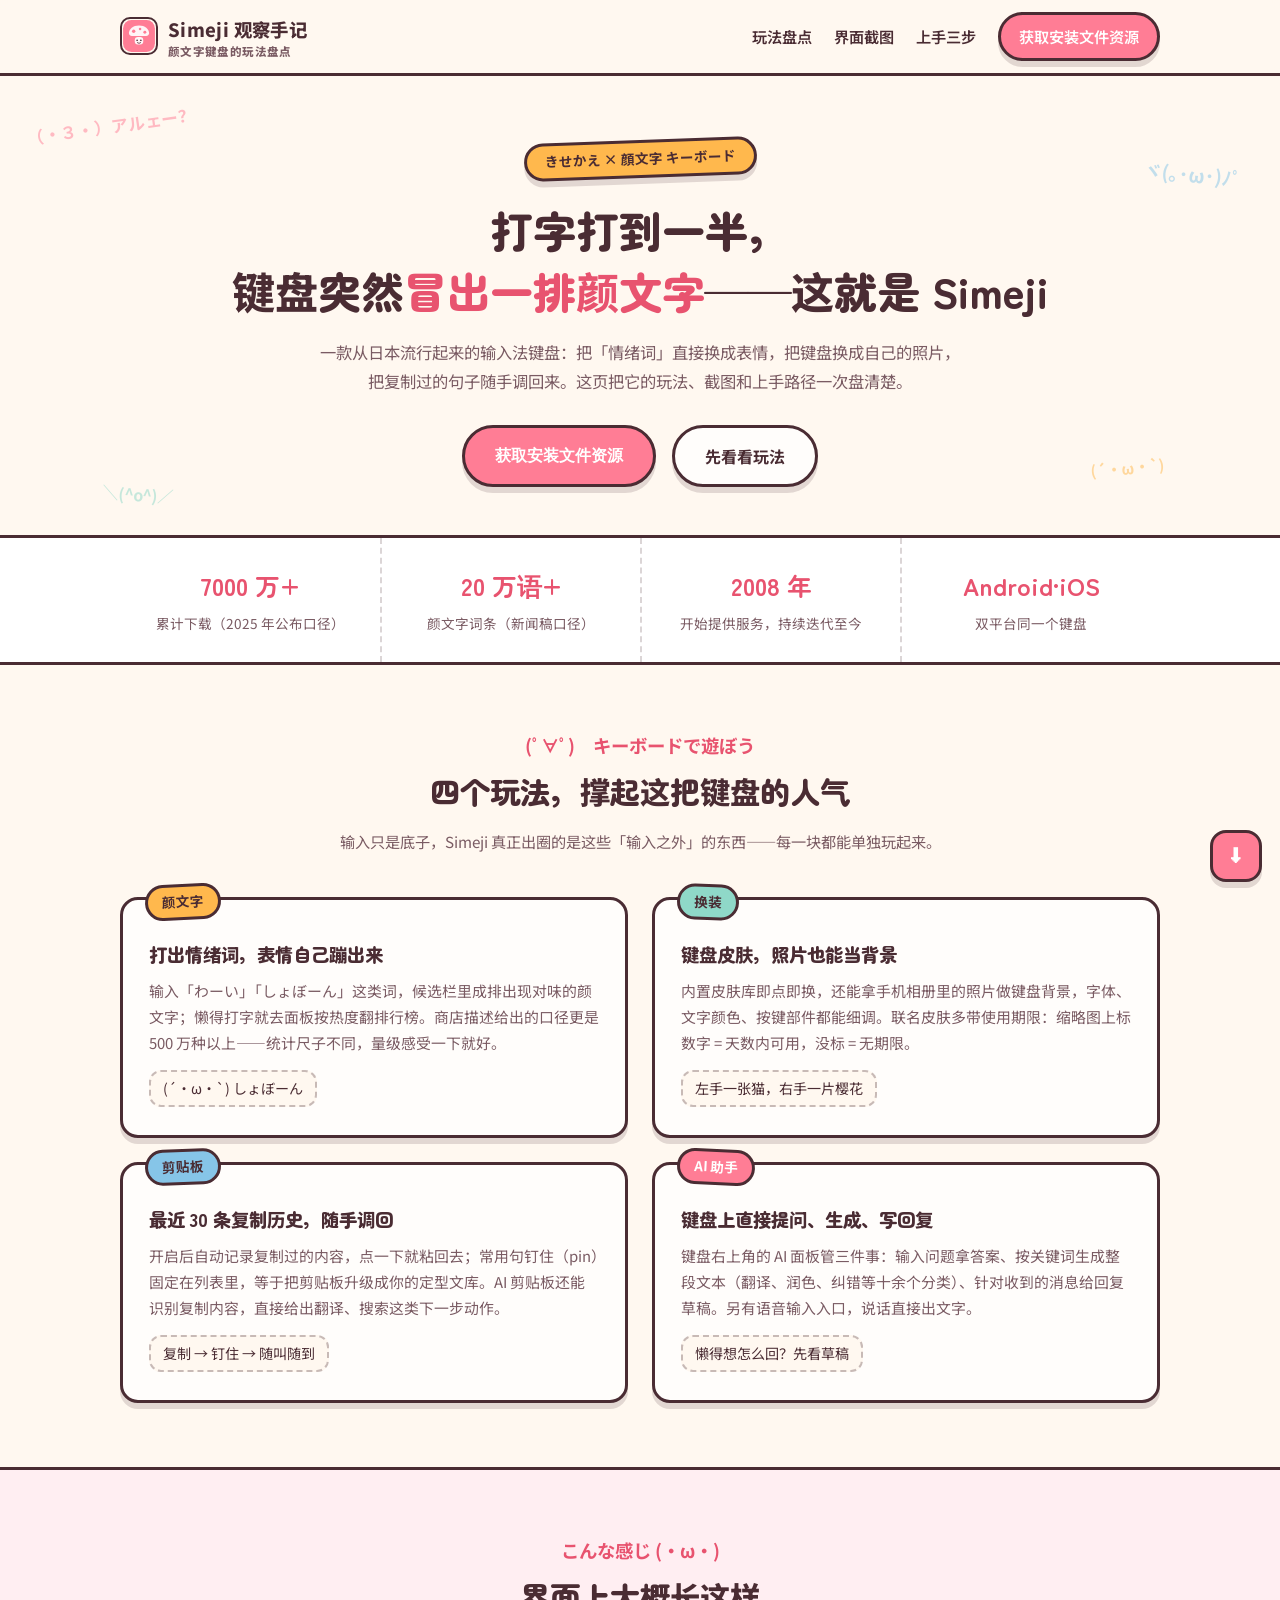
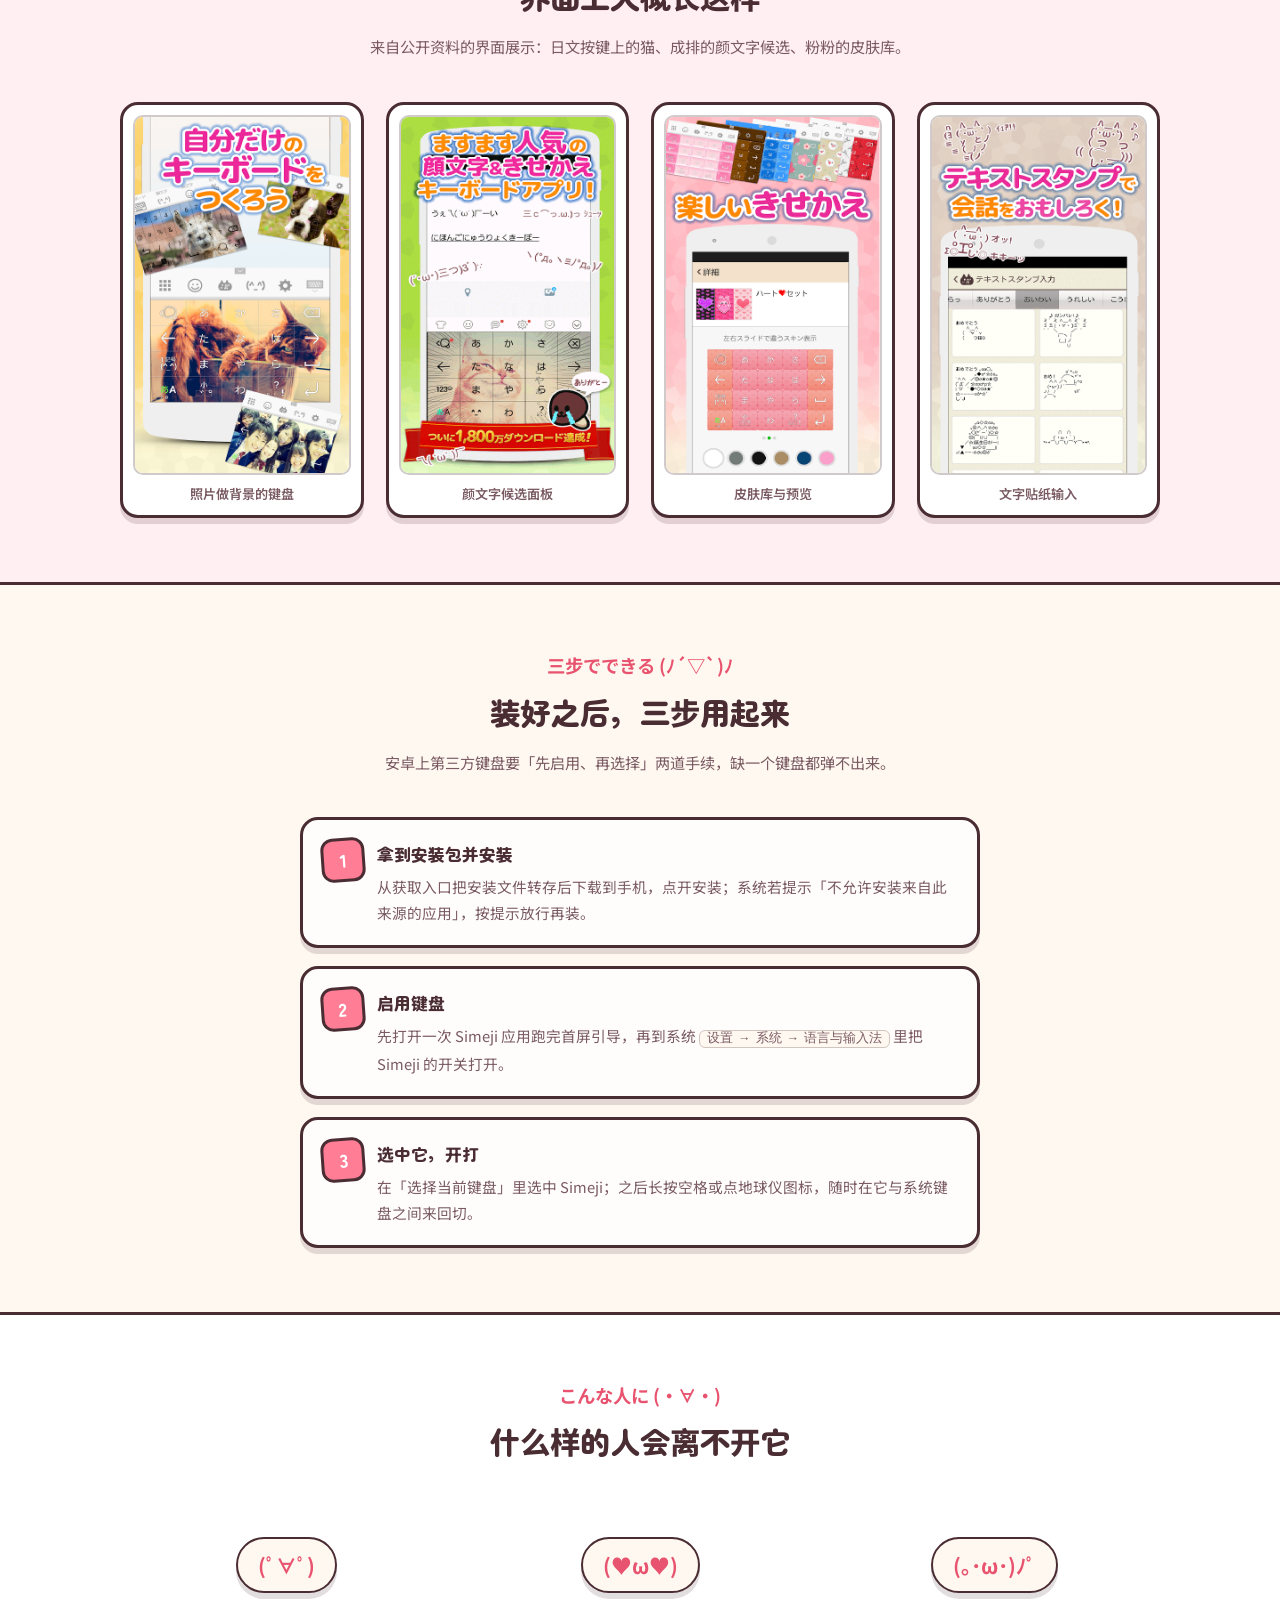
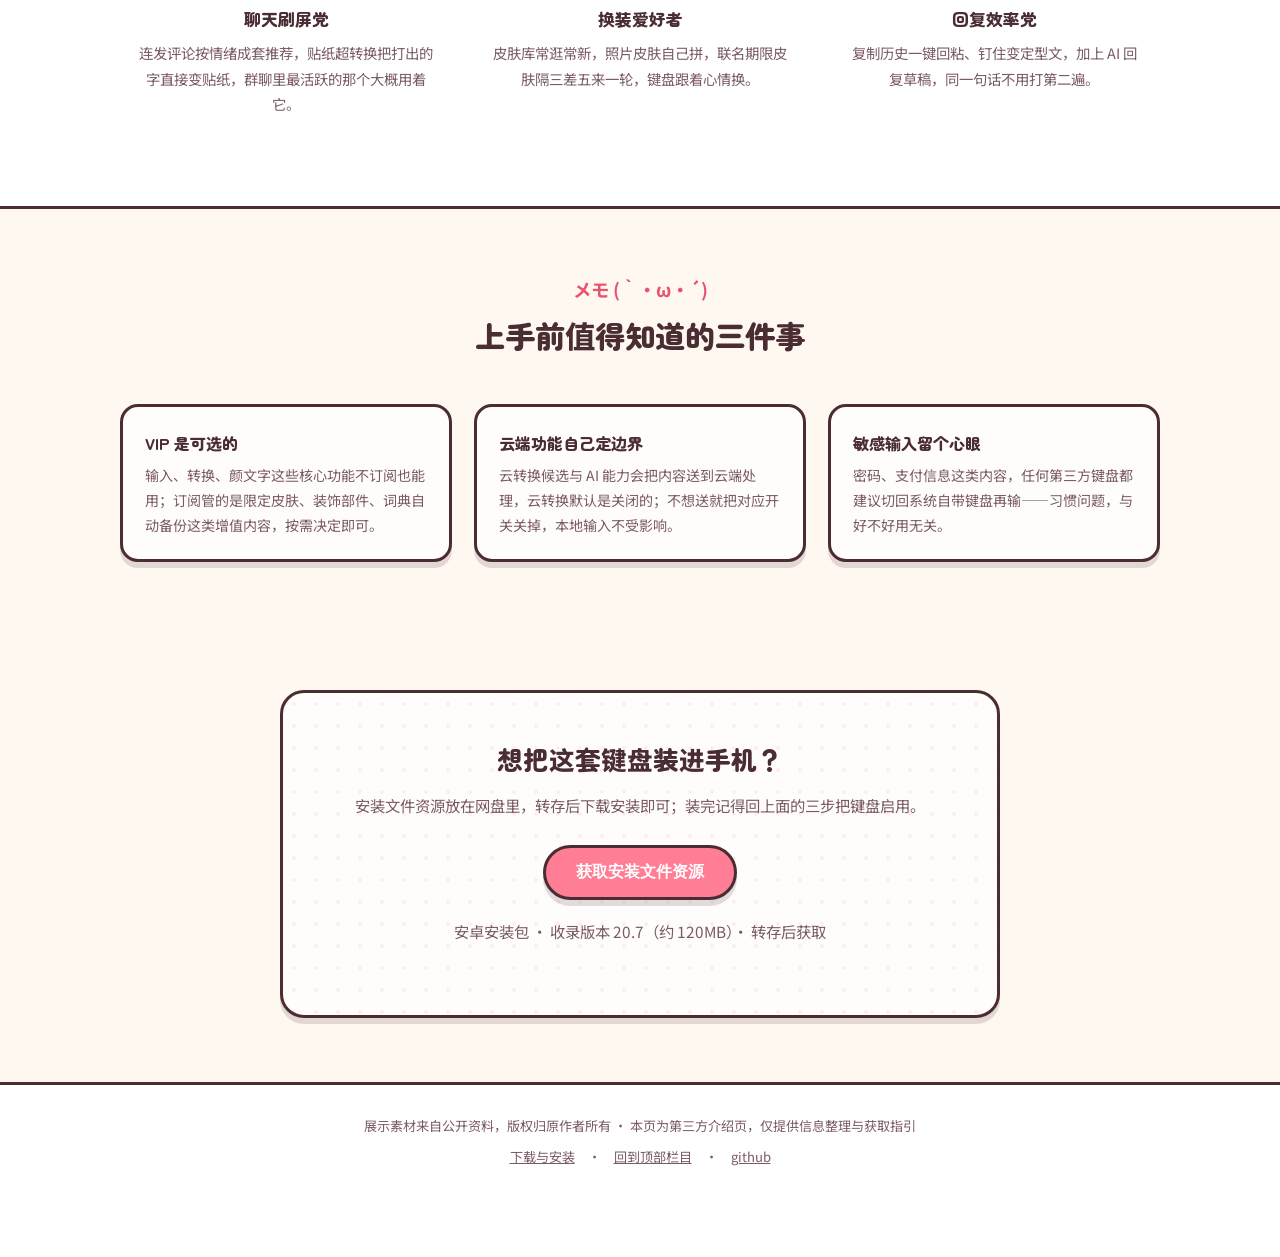
<file: index.html>
<!DOCTYPE html>
<html lang="zh-CN">
<head>
<meta charset="UTF-8">
<meta name="viewport" content="width=device-width, initial-scale=1.0">
<title>Simeji 是款什么键盘？颜文字、换装、剪贴板玩法一次看明白</title>
<meta name="description" content="Simeji 是一款在日本流行的颜文字键盘应用：打出情绪词就蹦表情、照片能当键盘背景、剪贴板自动记 30 条历史。这里用一页盘点它的玩法与上手路径，并附安装文件资源的获取入口。">
<link rel="icon" type="image/svg+xml" href="/assets/img/favicon.svg">
<link rel="preconnect" href="https://fonts.googleapis.com">
<link rel="preconnect" href="https://fonts.gstatic.com" crossorigin>
<link href="https://fonts.googleapis.com/css2?family=Zen+Maru+Gothic:wght@500;700;800&family=Noto+Sans+SC:wght@400;600;700;800&display=swap" rel="stylesheet">
<link rel="stylesheet" href="/assets/css/style.css">
</head>
<body>

<header class="site-header">
  <div class="header-inner">
    <a class="brand" href="/">
      <img src="/assets/img/favicon.svg" alt="Simeji 介绍站标识" width="38" height="38">
      <span class="name">Simeji 观察手记<span class="tag">颜文字键盘的玩法盘点</span></span>
    </a>
    <button class="nav-toggle" aria-label="展开菜单" aria-expanded="false">☰</button>
    <nav class="main-nav">
      <a href="#features">玩法盘点</a>
      <a href="#shots">界面截图</a>
      <a href="#steps">上手三步</a>
      <a class="nav-cta" href="/download.html">获取安装文件资源</a>
    </nav>
  </div>
</header>

<section class="hero">
  <span class="kaomoji-float k1">（・３・）アルェー？</span>
  <span class="kaomoji-float k2">ヾ(｡･ω･)ﾉﾟ</span>
  <span class="kaomoji-float k3">＼(^o^)／</span>
  <span class="kaomoji-float k4">(´・ω・`)</span>
  <div class="wrap">
    <span class="hero-badge">きせかえ × 顔文字 キーボード</span>
    <h1>打字打到一半，<br>键盘突然<span class="hl">冒出一排颜文字</span>——这就是 Simeji</h1>
    <p class="lead">一款从日本流行起来的输入法键盘：把「情绪词」直接换成表情，把键盘换成自己的照片，把复制过的句子随手调回来。这页把它的玩法、截图和上手路径一次盘清楚。</p>
    <div class="hero-actions">
      <button class="btn btn-primary" data-link="download">获取安装文件资源</button>
      <a class="btn btn-ghost" href="#features">先看看玩法</a>
    </div>
  </div>
</section>

<div class="stats">
  <div class="wrap stats-grid">
    <div class="stat"><b>7000 万+</b><span>累计下载（2025 年公布口径）</span></div>
    <div class="stat"><b>20 万语+</b><span>颜文字词条（新闻稿口径）</span></div>
    <div class="stat"><b>2008 年</b><span>开始提供服务，持续迭代至今</span></div>
    <div class="stat"><b>Android·iOS</b><span>双平台同一个键盘</span></div>
  </div>
</div>

<section class="block" id="features">
  <div class="wrap">
    <div class="block-head reveal">
      <span class="kao">(ﾟ∀ﾟ)　キーボードで遊ぼう</span>
      <h2>四个玩法，撑起这把键盘的人气</h2>
      <p>输入只是底子，Simeji 真正出圈的是这些「输入之外」的东西——每一块都能单独玩起来。</p>
    </div>
    <div class="feature-grid">
      <article class="feature-card reveal">
        <span class="emoji-seal">颜文字</span>
        <h3>打出情绪词，表情自己蹦出来</h3>
        <p>输入「わーい」「しょぼーん」这类词，候选栏里成排出现对味的颜文字；懒得打字就去面板按热度翻排行榜。商店描述给出的口径更是 500 万种以上——统计尺子不同，量级感受一下就好。</p>
        <span class="face">(´・ω・`) しょぼーん</span>
      </article>
      <article class="feature-card reveal">
        <span class="emoji-seal">换装</span>
        <h3>键盘皮肤，照片也能当背景</h3>
        <p>内置皮肤库即点即换，还能拿手机相册里的照片做键盘背景，字体、文字颜色、按键部件都能细调。联名皮肤多带使用期限：缩略图上标数字 = 天数内可用，没标 = 无期限。</p>
        <span class="face">左手一张猫，右手一片樱花</span>
      </article>
      <article class="feature-card reveal">
        <span class="emoji-seal">剪贴板</span>
        <h3>最近 30 条复制历史，随手调回</h3>
        <p>开启后自动记录复制过的内容，点一下就粘回去；常用句钉住（pin）固定在列表里，等于把剪贴板升级成你的定型文库。AI 剪贴板还能识别复制内容，直接给出翻译、搜索这类下一步动作。</p>
        <span class="face">复制 → 钉住 → 随叫随到</span>
      </article>
      <article class="feature-card reveal">
        <span class="emoji-seal">AI 助手</span>
        <h3>键盘上直接提问、生成、写回复</h3>
        <p>键盘右上角的 AI 面板管三件事：输入问题拿答案、按关键词生成整段文本（翻译、润色、纠错等十余个分类）、针对收到的消息给回复草稿。另有语音输入入口，说话直接出文字。</p>
        <span class="face">懒得想怎么回？先看草稿</span>
      </article>
    </div>
  </div>
</section>

<section class="shots block" id="shots">
  <div class="wrap">
    <div class="block-head reveal">
      <span class="kao">こんな感じ (・ω・)</span>
      <h2>界面上大概长这样</h2>
      <p>来自公开资料的界面展示：日文按键上的猫、成排的颜文字候选、粉粉的皮肤库。</p>
    </div>
    <div class="shots-grid">
      <figure class="shot-card reveal">
        <img src="/assets/img/shot-keyboard.jpg" alt="Simeji 键盘界面与照片背景皮肤" width="480" height="800" loading="lazy">
        <figcaption>照片做背景的键盘</figcaption>
      </figure>
      <figure class="shot-card reveal">
        <img src="/assets/img/shot-kaomoji.jpg" alt="Simeji 颜文字候选与表情面板" width="480" height="800" loading="lazy">
        <figcaption>颜文字候选面板</figcaption>
      </figure>
      <figure class="shot-card reveal">
        <img src="/assets/img/shot-skin.jpg" alt="Simeji 皮肤库与换装预览" width="480" height="800" loading="lazy">
        <figcaption>皮肤库与预览</figcaption>
      </figure>
      <figure class="shot-card reveal">
        <img src="/assets/img/shot-stamp.jpg" alt="Simeji 文字贴纸与颜文字分类" width="480" height="800" loading="lazy">
        <figcaption>文字贴纸输入</figcaption>
      </figure>
    </div>
  </div>
</section>

<section class="block" id="steps">
  <div class="wrap">
    <div class="block-head reveal">
      <span class="kao">三步でできる (ﾉ´▽`)ﾉ</span>
      <h2>装好之后，三步用起来</h2>
      <p>安卓上第三方键盘要「先启用、再选择」两道手续，缺一个键盘都弹不出来。</p>
    </div>
    <div class="steps-list">
      <div class="step reveal">
        <h3>拿到安装包并安装</h3>
        <p>从获取入口把安装文件转存后下载到手机，点开安装；系统若提示「不允许安装来自此来源的应用」，按提示放行再装。</p>
      </div>
      <div class="step reveal">
        <h3>启用键盘</h3>
        <p>先打开一次 Simeji 应用跑完首屏引导，再到系统 <code>设置 → 系统 → 语言与输入法</code> 里把 Simeji 的开关打开。</p>
      </div>
      <div class="step reveal">
        <h3>选中它，开打</h3>
        <p>在「选择当前键盘」里选中 Simeji；之后长按空格或点地球仪图标，随时在它与系统键盘之间来回切。</p>
      </div>
    </div>
  </div>
</section>

<section class="crowd-band block">
  <div class="wrap">
    <div class="block-head reveal">
      <span class="kao">こんな人に (・∀・)</span>
      <h2>什么样的人会离不开它</h2>
    </div>
    <div class="crowd-grid">
      <div class="crowd-card reveal">
        <span class="face">(ﾟ∀ﾟ)</span>
        <h3>聊天刷屏党</h3>
        <p>连发评论按情绪成套推荐，贴纸超转换把打出的字直接变贴纸，群聊里最活跃的那个大概用着它。</p>
      </div>
      <div class="crowd-card reveal">
        <span class="face">(♥ω♥)</span>
        <h3>换装爱好者</h3>
        <p>皮肤库常逛常新，照片皮肤自己拼，联名期限皮肤隔三差五来一轮，键盘跟着心情换。</p>
      </div>
      <div class="crowd-card reveal">
        <span class="face">(｡･ω･)ﾉﾟ</span>
        <h3>回复效率党</h3>
        <p>复制历史一键回粘、钉住变定型文，加上 AI 回复草稿，同一句话不用打第二遍。</p>
      </div>
    </div>
  </div>
</section>

<section class="block">
  <div class="wrap">
    <div class="block-head reveal">
      <span class="kao">メモ (｀・ω・´)</span>
      <h2>上手前值得知道的三件事</h2>
    </div>
    <div class="tips-grid">
      <div class="tip reveal">
        <h3>VIP 是可选的</h3>
        <p>输入、转换、颜文字这些核心功能不订阅也能用；订阅管的是限定皮肤、装饰部件、词典自动备份这类增值内容，按需决定即可。</p>
      </div>
      <div class="tip reveal">
        <h3>云端功能自己定边界</h3>
        <p>云转换候选与 AI 能力会把内容送到云端处理，云转换默认是关闭的；不想送就把对应开关关掉，本地输入不受影响。</p>
      </div>
      <div class="tip reveal">
        <h3>敏感输入留个心眼</h3>
        <p>密码、支付信息这类内容，任何第三方键盘都建议切回系统自带键盘再输——习惯问题，与好不好用无关。</p>
      </div>
    </div>
  </div>
</section>

<section class="block">
  <div class="wrap">
    <div class="get-box reveal">
      <h2>想把这套键盘装进手机？</h2>
      <p>安装文件资源放在网盘里，转存后下载安装即可；装完记得回上面的三步把键盘启用。</p>
      <button class="btn btn-primary" data-link="download">获取安装文件资源</button>
      <p class="get-note">安卓安装包 · 收录版本 20.7（约 120MB）· 转存后获取</p>
    </div>
  </div>
</section>

<footer class="site-footer">
  <div class="wrap">
    <p>展示素材来自公开资料，版权归原作者所有 · 本页为第三方介绍页，仅提供信息整理与获取指引</p>
    <p class="foot-links"><a href="/download.html">下载与安装</a> · <a href="/">回到顶部栏目</a> · <a href="https://github.com/alipymanbu/simeji.gltd.quest" target="_blank" rel="noopener">github</a></p>
  </div>
</footer>

<div class="float-btns">
  <button class="float-btn top" aria-label="返回顶部">↑</button>
  <button class="float-btn dl" data-link="download" aria-label="获取安装文件资源">⬇</button>
</div>

<script src="/assets/js/links.js"></script>
<script src="/assets/js/app.js"></script>
</body>
</html>
</file>
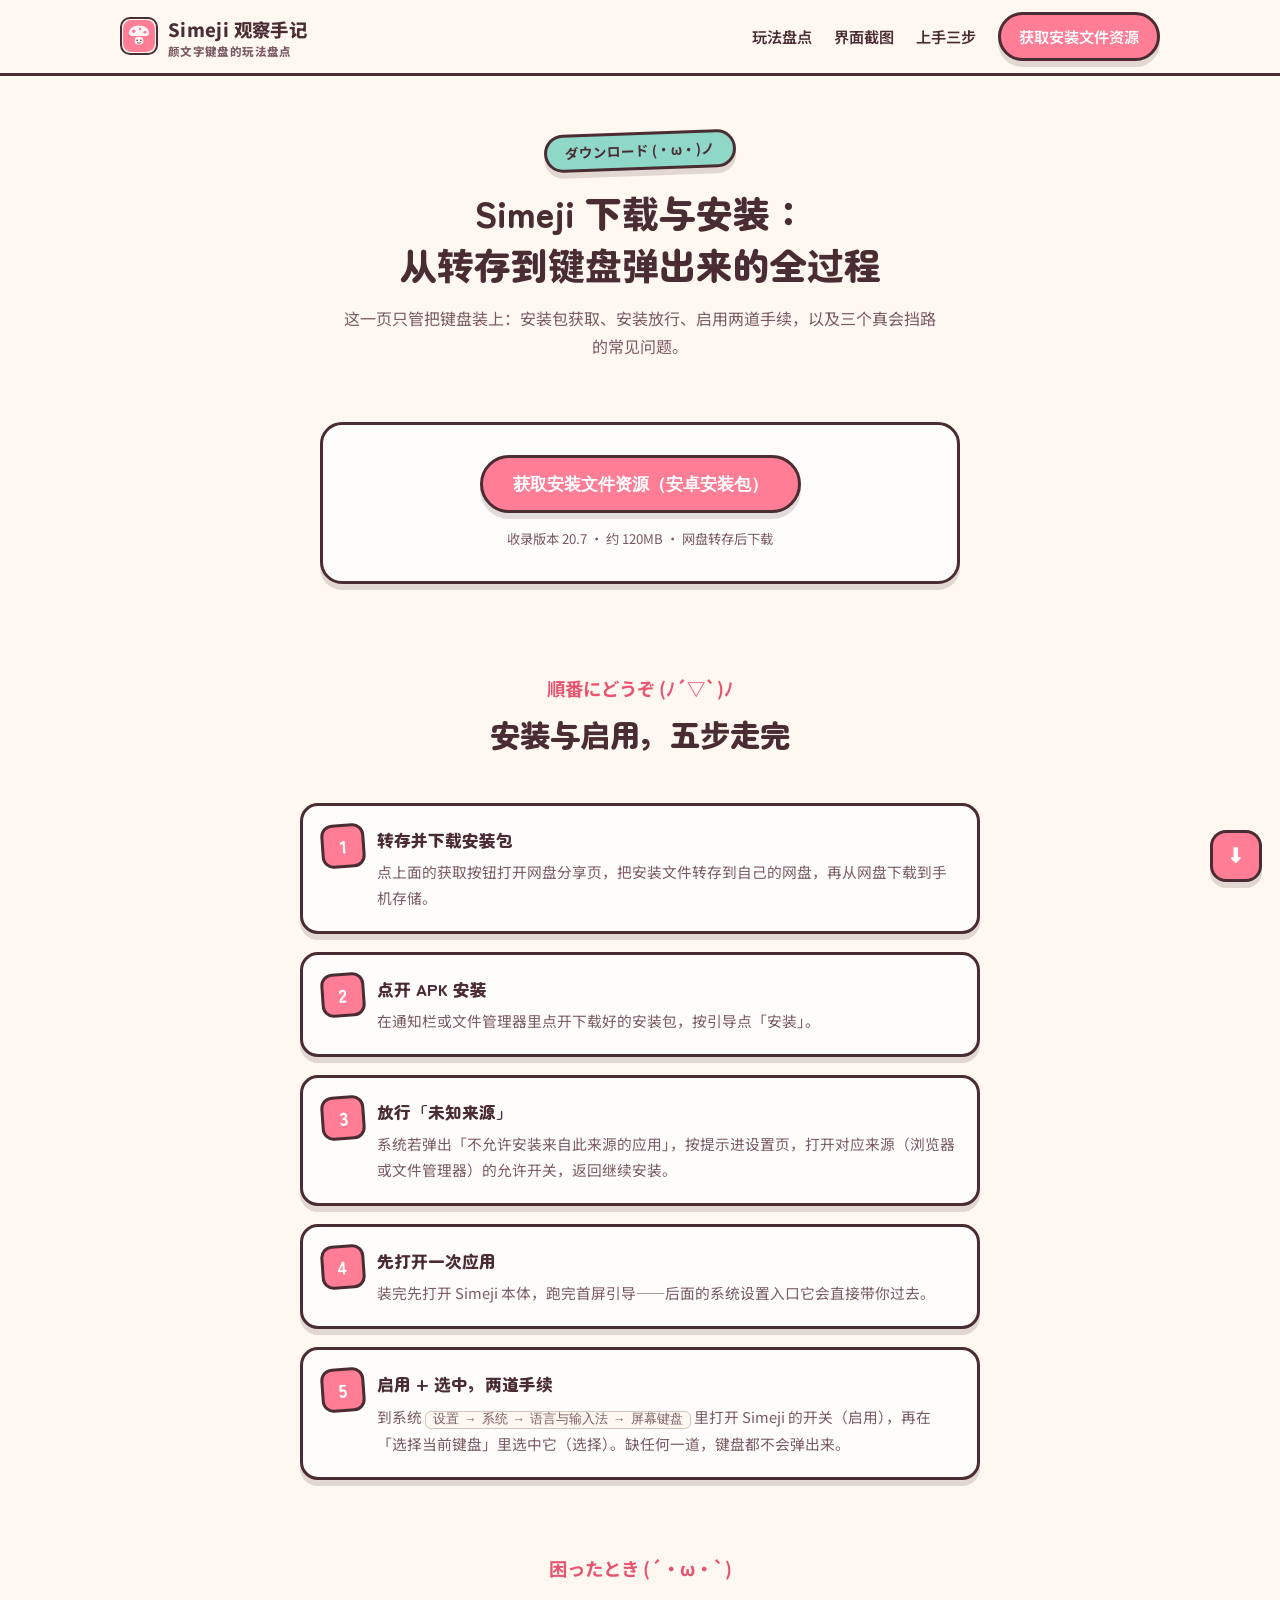
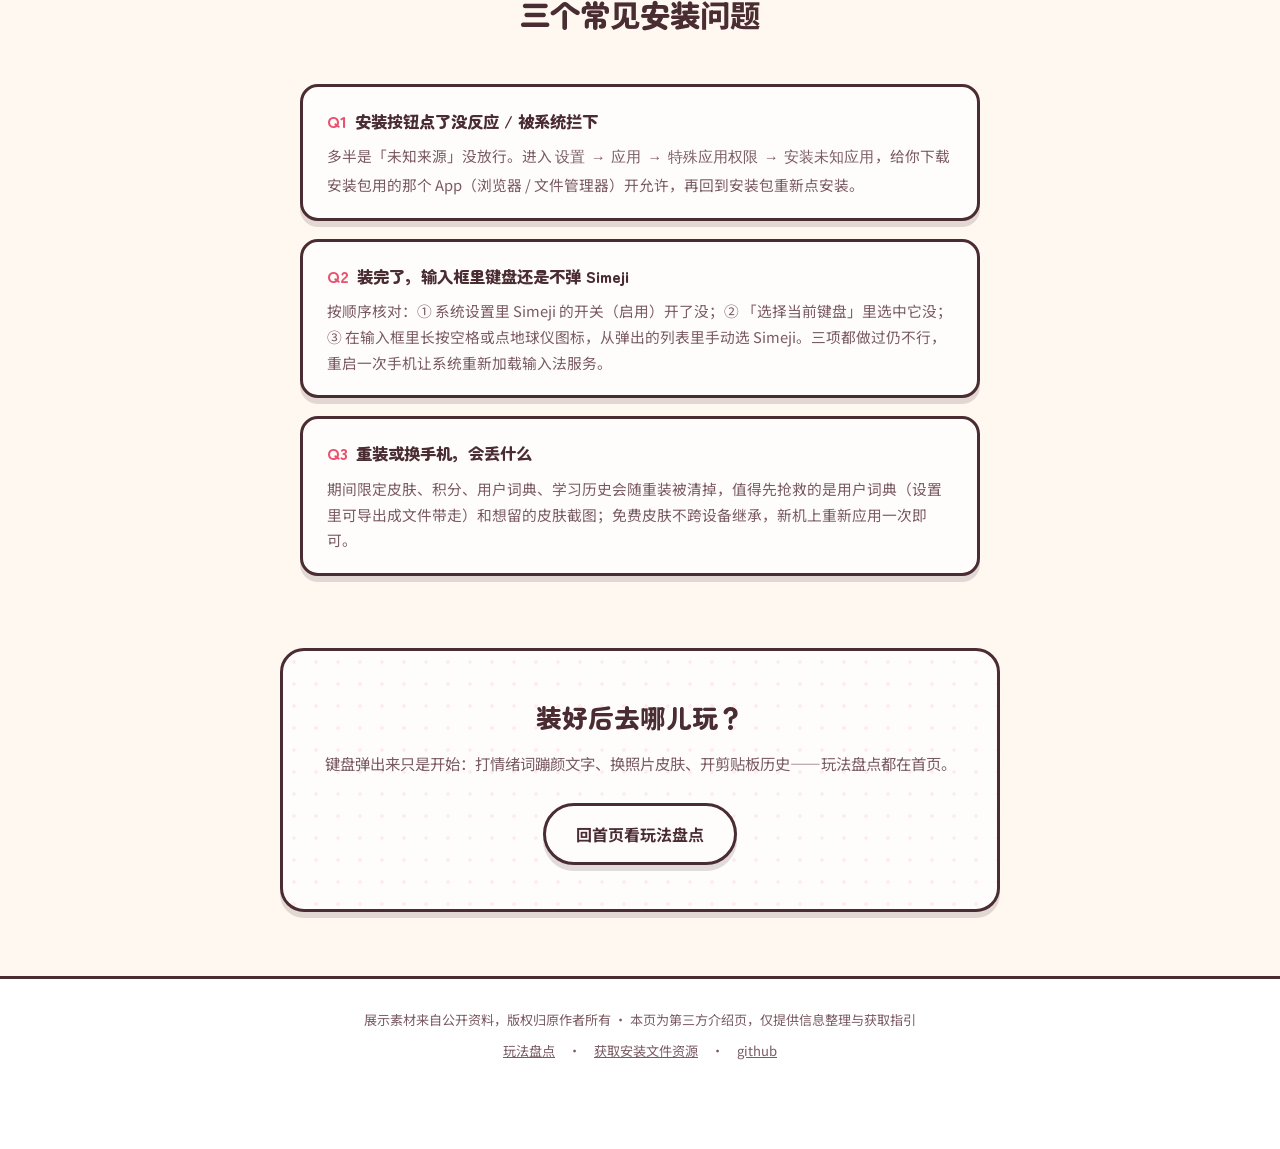
<file: download.html>
<!DOCTYPE html>
<html lang="zh-CN">
<head>
<meta charset="UTF-8">
<meta name="viewport" content="width=device-width, initial-scale=1.0">
<title>Simeji 下载与安装步骤：安卓获取安装文件资源的完整流程</title>
<meta name="description" content="从转存到启用：Simeji 安装包下载、安装放行、键盘启用与切换的完整步骤，并整理安装被阻止、键盘不弹出、重装丢数据三个常见安装问题的处理办法。">
<link rel="icon" type="image/svg+xml" href="/assets/img/favicon.svg">
<link rel="preconnect" href="https://fonts.googleapis.com">
<link rel="preconnect" href="https://fonts.gstatic.com" crossorigin>
<link href="https://fonts.googleapis.com/css2?family=Zen+Maru+Gothic:wght@500;700;800&family=Noto+Sans+SC:wght@400;600;700;800&display=swap" rel="stylesheet">
<link rel="stylesheet" href="/assets/css/style.css">
</head>
<body>

<header class="site-header">
  <div class="header-inner">
    <a class="brand" href="/">
      <img src="/assets/img/favicon.svg" alt="Simeji 介绍站标识" width="38" height="38">
      <span class="name">Simeji 观察手记<span class="tag">颜文字键盘的玩法盘点</span></span>
    </a>
    <button class="nav-toggle" aria-label="展开菜单" aria-expanded="false">☰</button>
    <nav class="main-nav">
      <a href="/#features">玩法盘点</a>
      <a href="/#shots">界面截图</a>
      <a href="/#steps">上手三步</a>
      <a class="nav-cta" href="#get">获取安装文件资源</a>
    </nav>
  </div>
</header>

<section class="dl-hero">
  <div class="wrap">
    <span class="pill">ダウンロード (・ω・)ノ</span>
    <h1>Simeji 下载与安装：<br>从转存到键盘弹出来的全过程</h1>
    <p>这一页只管把键盘装上：安装包获取、安装放行、启用两道手续，以及三个真会挡路的常见问题。</p>
  </div>
</section>

<section class="block" id="get" style="padding-top:0">
  <div class="wrap">
    <div class="dl-card reveal">
      <button class="btn btn-primary" data-link="download">获取安装文件资源（安卓安装包）</button>
      <p class="dl-meta">收录版本 20.7 · 约 120MB · 网盘转存后下载</p>
    </div>
  </div>
</section>

<section class="block" style="padding-top:24px">
  <div class="wrap">
    <div class="block-head reveal">
      <span class="kao">順番にどうぞ (ﾉ´▽`)ﾉ</span>
      <h2>安装与启用，五步走完</h2>
    </div>
    <div class="steps-list">
      <div class="step reveal">
        <h3>转存并下载安装包</h3>
        <p>点上面的获取按钮打开网盘分享页，把安装文件转存到自己的网盘，再从网盘下载到手机存储。</p>
      </div>
      <div class="step reveal">
        <h3>点开 APK 安装</h3>
        <p>在通知栏或文件管理器里点开下载好的安装包，按引导点「安装」。</p>
      </div>
      <div class="step reveal">
        <h3>放行「未知来源」</h3>
        <p>系统若弹出「不允许安装来自此来源的应用」，按提示进设置页，打开对应来源（浏览器或文件管理器）的允许开关，返回继续安装。</p>
      </div>
      <div class="step reveal">
        <h3>先打开一次应用</h3>
        <p>装完先打开 Simeji 本体，跑完首屏引导——后面的系统设置入口它会直接带你过去。</p>
      </div>
      <div class="step reveal">
        <h3>启用 + 选中，两道手续</h3>
        <p>到系统 <code>设置 → 系统 → 语言与输入法 → 屏幕键盘</code> 里打开 Simeji 的开关（启用），再在「选择当前键盘」里选中它（选择）。缺任何一道，键盘都不会弹出来。</p>
      </div>
    </div>
  </div>
</section>

<section class="block" style="padding-top:8px">
  <div class="wrap">
    <div class="block-head reveal">
      <span class="kao">困ったとき (´・ω・`)</span>
      <h2>三个常见安装问题</h2>
    </div>
    <div class="qa-list">
      <div class="qa reveal">
        <h3><span class="q">Q1</span>安装按钮点了没反应 / 被系统拦下</h3>
        <p>多半是「未知来源」没放行。进入 <code>设置 → 应用 → 特殊应用权限 → 安装未知应用</code>，给你下载安装包用的那个 App（浏览器 / 文件管理器）开允许，再回到安装包重新点安装。</p>
      </div>
      <div class="qa reveal">
        <h3><span class="q">Q2</span>装完了，输入框里键盘还是不弹 Simeji</h3>
        <p>按顺序核对：① 系统设置里 Simeji 的开关（启用）开了没；② 「选择当前键盘」里选中它没；③ 在输入框里长按空格或点地球仪图标，从弹出的列表里手动选 Simeji。三项都做过仍不行，重启一次手机让系统重新加载输入法服务。</p>
      </div>
      <div class="qa reveal">
        <h3><span class="q">Q3</span>重装或换手机，会丢什么</h3>
        <p>期间限定皮肤、积分、用户词典、学习历史会随重装被清掉，值得先抢救的是用户词典（设置里可导出成文件带走）和想留的皮肤截图；免费皮肤不跨设备继承，新机上重新应用一次即可。</p>
      </div>
    </div>
  </div>
</section>

<section class="block" style="padding-top:8px">
  <div class="wrap">
    <div class="get-box reveal">
      <h2>装好后去哪儿玩？</h2>
      <p>键盘弹出来只是开始：打情绪词蹦颜文字、换照片皮肤、开剪贴板历史——玩法盘点都在首页。</p>
      <a class="btn btn-ghost" href="/">回首页看玩法盘点</a>
    </div>
  </div>
</section>

<footer class="site-footer">
  <div class="wrap">
    <p>展示素材来自公开资料，版权归原作者所有 · 本页为第三方介绍页，仅提供信息整理与获取指引</p>
    <p class="foot-links"><a href="/">玩法盘点</a> · <a href="#get">获取安装文件资源</a> · <a href="https://github.com/alipymanbu/simeji.gltd.quest" target="_blank" rel="noopener">github</a></p>
  </div>
</footer>

<div class="float-btns">
  <button class="float-btn top" aria-label="返回顶部">↑</button>
  <button class="float-btn dl" data-link="download" aria-label="获取安装文件资源">⬇</button>
</div>

<script src="/assets/js/links.js"></script>
<script src="/assets/js/app.js"></script>
</body>
</html>
</file>
<file: assets/css/style.css>
/* simeji.gltd.quest — 贴纸感 · 颜文字主题 */
:root {
  --pink: #ff7d95;
  --pink-deep: #e8536f;
  --plum: #4a2c33;
  --plum-soft: #7a5b63;
  --cream: #fff8f0;
  --card: #fffdfb;
  --mustard: #ffb84d;
  --mint: #8fd8c8;
  --sky: #86c5e8;
  --line: 3px solid var(--plum);
  --shadow: 0 6px 0 rgba(74, 44, 51, 0.16);
  --radius: 18px;
}

* { box-sizing: border-box; margin: 0; padding: 0; }

html { scroll-behavior: smooth; }

body {
  font-family: "Noto Sans SC", "Zen Maru Gothic", "PingFang SC", "Microsoft YaHei", sans-serif;
  background: var(--cream);
  color: var(--plum);
  line-height: 1.75;
  overflow-x: hidden;
}

img { max-width: 100%; height: auto; display: block; }

a { color: var(--pink-deep); }

.wrap { max-width: 1080px; margin: 0 auto; padding: 0 20px; }

h1, h2, h3, .round-face {
  font-family: "Zen Maru Gothic", "Noto Sans SC", "PingFang SC", "Microsoft YaHei", sans-serif;
}

/* ---------- 头部导航 ---------- */
.site-header {
  position: sticky; top: 0; z-index: 50;
  background: rgba(255, 248, 240, 0.94);
  border-bottom: var(--line);
  backdrop-filter: blur(6px);
}
.header-inner {
  display: flex; align-items: center; justify-content: space-between;
  padding: 12px 20px; max-width: 1080px; margin: 0 auto;
}
.brand { display: flex; align-items: center; gap: 10px; text-decoration: none; color: var(--plum); }
.brand img { width: 38px; height: 38px; border-radius: 10px; border: 2.5px solid var(--plum); }
.brand .name { font-weight: 800; font-size: 1.15rem; letter-spacing: 0.02em; }
.brand .tag { font-size: 0.72rem; color: var(--plum-soft); display: block; line-height: 1.2; }

.main-nav { display: flex; align-items: center; gap: 22px; }
.main-nav a { text-decoration: none; color: var(--plum); font-weight: 600; font-size: 0.95rem; }
.main-nav a:hover { color: var(--pink-deep); }
.nav-cta {
  background: var(--pink); color: #fff !important;
  padding: 8px 18px; border-radius: 999px; border: var(--line); box-shadow: var(--shadow);
}
.nav-cta:hover { background: var(--pink-deep); }

.nav-toggle {
  display: none; background: var(--card); border: var(--line); border-radius: 12px;
  width: 44px; height: 40px; cursor: pointer; font-size: 1.1rem; color: var(--plum);
}

/* ---------- 英雄区 ---------- */
.hero { padding: 64px 0 48px; position: relative; overflow: hidden; }
.hero .wrap { position: relative; z-index: 2; text-align: center; }
.hero-badge {
  display: inline-block; background: var(--mustard); border: var(--line);
  border-radius: 999px; padding: 4px 18px; font-weight: 700; font-size: 0.85rem;
  transform: rotate(-2deg); box-shadow: var(--shadow); margin-bottom: 22px;
}
.hero h1 { font-size: clamp(1.7rem, 4.2vw, 2.7rem); line-height: 1.4; font-weight: 800; }
.hero h1 .hl { color: var(--pink-deep); }
.hero .lead { max-width: 640px; margin: 18px auto 30px; color: var(--plum-soft); font-size: 1.02rem; }

.hero-actions { display: flex; gap: 16px; justify-content: center; flex-wrap: wrap; }
.btn {
  display: inline-block; text-decoration: none; font-weight: 700; font-size: 1rem;
  padding: 14px 30px; border-radius: 999px; border: var(--line);
  transition: transform 0.15s ease, box-shadow 0.15s ease;
}
.btn:hover { transform: translateY(-2px); }
.btn-primary { background: var(--pink); color: #fff; box-shadow: var(--shadow); }
.btn-primary:hover { background: var(--pink-deep); }
.btn-ghost { background: var(--card); color: var(--plum); box-shadow: var(--shadow); }

.kaomoji-float {
  position: absolute; z-index: 1; font-weight: 700; color: var(--pink);
  opacity: 0.5; user-select: none; white-space: nowrap; pointer-events: none;
}
.k1 { top: 8%; left: 2%; font-size: 1.05rem; transform: rotate(-8deg); }
.k2 { top: 18%; right: 3%; font-size: 1.2rem; transform: rotate(6deg); color: var(--sky); }
.k3 { bottom: 6%; left: 8%; font-size: 1rem; transform: rotate(4deg); color: var(--mint); }
.k4 { bottom: 12%; right: 9%; font-size: 0.95rem; transform: rotate(-5deg); color: var(--mustard); }

/* ---------- 数字带 ---------- */
.stats { border-top: var(--line); border-bottom: var(--line); background: #fff; }
.stats-grid { display: grid; grid-template-columns: repeat(4, 1fr); }
.stat { padding: 26px 12px; text-align: center; border-left: 2px dashed rgba(74,44,51,0.2); }
.stat:first-child { border-left: none; }
.stat b { display: block; font-size: 1.55rem; color: var(--pink-deep); font-family: "Zen Maru Gothic", sans-serif; }
.stat span { font-size: 0.85rem; color: var(--plum-soft); }

/* ---------- 通用区块 ---------- */
section.block { padding: 64px 0; }
.block-head { text-align: center; margin-bottom: 42px; }
.block-head .kao { font-size: 1.15rem; color: var(--pink-deep); font-weight: 700; }
.block-head h2 { font-size: clamp(1.4rem, 3vw, 1.9rem); font-weight: 800; margin-top: 4px; }
.block-head p { color: var(--plum-soft); max-width: 620px; margin: 10px auto 0; font-size: 0.95rem; }

/* ---------- 玩法卡片 ---------- */
.feature-grid { display: grid; grid-template-columns: repeat(2, 1fr); gap: 24px; }
.feature-card {
  background: var(--card); border: var(--line); border-radius: var(--radius);
  padding: 28px 26px; box-shadow: var(--shadow); position: relative;
}
.feature-card .emoji-seal {
  position: absolute; top: -16px; left: 22px; background: var(--mustard);
  border: var(--line); border-radius: 999px; padding: 3px 14px; font-weight: 700; font-size: 0.85rem;
  transform: rotate(-3deg);
}
.feature-card:nth-child(2) .emoji-seal { background: var(--mint); transform: rotate(2deg); }
.feature-card:nth-child(3) .emoji-seal { background: var(--sky); transform: rotate(-2deg); }
.feature-card:nth-child(4) .emoji-seal { background: var(--pink); color: #fff; transform: rotate(3deg); }
.feature-card h3 { font-size: 1.15rem; font-weight: 800; margin: 10px 0 8px; }
.feature-card p { font-size: 0.93rem; color: var(--plum-soft); }
.feature-card .face {
  display: inline-block; margin-top: 14px; background: var(--cream);
  border: 2px dashed rgba(74,44,51,0.3); border-radius: 12px; padding: 4px 12px;
  font-size: 0.88rem; color: var(--plum);
}

/* ---------- 截图墙 ---------- */
.shots { background: #ffeef2; border-top: var(--line); border-bottom: var(--line); }
.shots-grid { display: grid; grid-template-columns: repeat(4, 1fr); gap: 22px; }
.shot-card {
  background: #fff; border: var(--line); border-radius: var(--radius);
  padding: 10px; box-shadow: var(--shadow);
}
.shot-card img { border-radius: 10px; border: 2px solid rgba(74,44,51,0.25); width: 100%; }
.shot-card figcaption {
  text-align: center; font-size: 0.82rem; color: var(--plum-soft); padding-top: 8px; font-weight: 600;
}

/* ---------- 步骤 ---------- */
.steps-list { max-width: 680px; margin: 0 auto; display: grid; gap: 18px; counter-reset: step; }
.step {
  background: var(--card); border: var(--line); border-radius: var(--radius);
  padding: 20px 22px 20px 74px; position: relative; box-shadow: var(--shadow);
}
.step::before {
  counter-increment: step; content: counter(step);
  position: absolute; left: 18px; top: 18px; width: 38px; height: 38px;
  background: var(--pink); color: #fff; border: var(--line); border-radius: 12px;
  display: flex; align-items: center; justify-content: center;
  font-weight: 800; font-size: 1.15rem; font-family: "Zen Maru Gothic", sans-serif;
  transform: rotate(-4deg);
}
.step h3 { font-size: 1.05rem; font-weight: 800; margin-bottom: 4px; }
.step p { font-size: 0.92rem; color: var(--plum-soft); }
.step code {
  background: var(--cream); border: 1.5px solid rgba(74,44,51,0.25);
  border-radius: 6px; padding: 1px 7px; font-size: 0.85em;
}

/* ---------- 适合谁 ---------- */
.crowd-band { background: #fff; border-top: var(--line); border-bottom: var(--line); }
.crowd-grid { display: grid; grid-template-columns: repeat(3, 1fr); gap: 22px; }
.crowd-card { text-align: center; padding: 26px 18px; }
.crowd-card .face {
  font-size: 1.3rem; font-weight: 700; color: var(--pink-deep);
  background: var(--cream); border: 2.5px solid var(--plum); border-radius: 999px;
  display: inline-block; padding: 8px 20px; margin-bottom: 12px; box-shadow: var(--shadow);
}
.crowd-card h3 { font-size: 1.05rem; font-weight: 800; margin-bottom: 6px; }
.crowd-card p { font-size: 0.9rem; color: var(--plum-soft); }

/* ---------- 获取区 ---------- */
.get-box {
  max-width: 720px; margin: 0 auto; text-align: center;
  background: var(--card); border: var(--line); border-radius: 24px;
  padding: 44px 30px; box-shadow: var(--shadow);
  background-image: radial-gradient(rgba(255, 125, 149, 0.12) 2px, transparent 2px);
  background-size: 22px 22px;
}
.get-box h2 { font-size: 1.6rem; font-weight: 800; margin-bottom: 10px; }
.get-box p { color: var(--plum-soft); margin-bottom: 26px; font-size: 0.96rem; }
.get-note { font-size: 0.82rem; margin-top: 18px; color: var(--plum-soft); }

/* ---------- 小贴士 ---------- */
.tips-grid { display: grid; grid-template-columns: repeat(3, 1fr); gap: 22px; }
.tip {
  background: var(--card); border: var(--line); border-radius: var(--radius);
  padding: 22px; box-shadow: var(--shadow);
}
.tip h3 { font-size: 1rem; font-weight: 800; margin-bottom: 6px; }
.tip p { font-size: 0.88rem; color: var(--plum-soft); }

/* ---------- 下载页专属 ---------- */
.dl-hero { text-align: center; padding: 56px 0 36px; }
.dl-hero .pill {
  display: inline-block; background: var(--mint); border: var(--line); border-radius: 999px;
  padding: 4px 18px; font-weight: 700; font-size: 0.85rem; transform: rotate(-2deg);
  box-shadow: var(--shadow); margin-bottom: 18px;
}
.dl-hero h1 { font-size: clamp(1.6rem, 4vw, 2.3rem); font-weight: 800; line-height: 1.4; }
.dl-hero p { color: var(--plum-soft); max-width: 600px; margin: 14px auto 26px; }
.dl-card {
  max-width: 640px; margin: 0 auto; background: var(--card); border: var(--line);
  border-radius: 22px; padding: 30px 26px; box-shadow: var(--shadow); text-align: center;
}
.dl-card .btn { font-size: 1.08rem; }
.dl-meta { margin-top: 14px; font-size: 0.83rem; color: var(--plum-soft); }

.qa-list { max-width: 680px; margin: 0 auto; display: grid; gap: 18px; }
.qa {
  background: var(--card); border: var(--line); border-radius: var(--radius);
  padding: 20px 24px; box-shadow: var(--shadow);
}
.qa h3 { font-size: 1.02rem; font-weight: 800; margin-bottom: 8px; }
.qa h3 .q { color: var(--pink-deep); margin-right: 8px; }
.qa p, .qa li { font-size: 0.92rem; color: var(--plum-soft); }
.qa ol, .qa ul { padding-left: 1.3em; display: grid; gap: 4px; }

/* ---------- 页脚 ---------- */
.site-footer {
  border-top: var(--line); background: #fff; padding: 30px 0 90px; text-align: center;
}
.site-footer p { font-size: 0.82rem; color: var(--plum-soft); }
.site-footer .foot-links { margin-top: 8px; font-size: 0.82rem; }
.site-footer .foot-links a { color: var(--plum-soft); margin: 0 10px; }

/* ---------- 浮动按钮 ---------- */
.float-btns {
  position: fixed; right: 18px; bottom: 18px; z-index: 60;
  display: flex; flex-direction: column; gap: 12px;
}
.float-btn {
  width: 52px; height: 52px; border-radius: 16px; border: var(--line);
  background: var(--card); box-shadow: var(--shadow); cursor: pointer;
  display: flex; align-items: center; justify-content: center;
  font-size: 1.25rem; font-weight: 800; color: var(--plum);
  opacity: 0; visibility: hidden; transform: translateY(8px);
  transition: opacity 0.25s ease, transform 0.25s ease, visibility 0.25s;
  text-decoration: none;
}
.float-btn.show { opacity: 1; visibility: visible; transform: translateY(0); }
.float-btn.dl { background: var(--pink); color: #fff; opacity: 1; visibility: visible; transform: none; }
.float-btn.dl:hover { background: var(--pink-deep); }
.float-btn.top:hover { background: var(--cream); }

/* ---------- 动效 ---------- */
.reveal { opacity: 0; transform: translateY(22px); transition: opacity 0.6s ease, transform 0.6s ease; }
.reveal.in { opacity: 1; transform: none; }

@media (prefers-reduced-motion: reduce) {
  html { scroll-behavior: auto; }
  .reveal { opacity: 1; transform: none; transition: none; }
  .btn, .float-btn { transition: none; }
}

/* ---------- 响应式 ---------- */
@media (max-width: 860px) {
  .stats-grid { grid-template-columns: repeat(2, 1fr); }
  .stat:nth-child(3) { border-left: none; }
  .stat { border-top: 2px dashed rgba(74,44,51,0.15); }
  .stat:nth-child(1), .stat:nth-child(2) { border-top: none; }
  .shots-grid { grid-template-columns: repeat(2, 1fr); }
  .crowd-grid, .tips-grid { grid-template-columns: 1fr; max-width: 480px; margin: 0 auto; }
}

@media (max-width: 760px) {
  .nav-toggle { display: block; }
  .main-nav {
    display: none; position: absolute; top: 100%; left: 0; right: 0;
    background: var(--cream); border-bottom: var(--line);
    flex-direction: column; align-items: stretch; gap: 0; padding: 8px 20px 16px;
  }
  .main-nav.open { display: flex; }
  .main-nav a { padding: 12px 4px; border-bottom: 1.5px dashed rgba(74,44,51,0.18); }
  .main-nav a:last-child { border-bottom: none; }
  .nav-cta { text-align: center; margin-top: 8px; }
  .feature-grid { grid-template-columns: 1fr; }
  .hero { padding: 44px 0 40px; }
  section.block { padding: 48px 0; }
}
</file>
